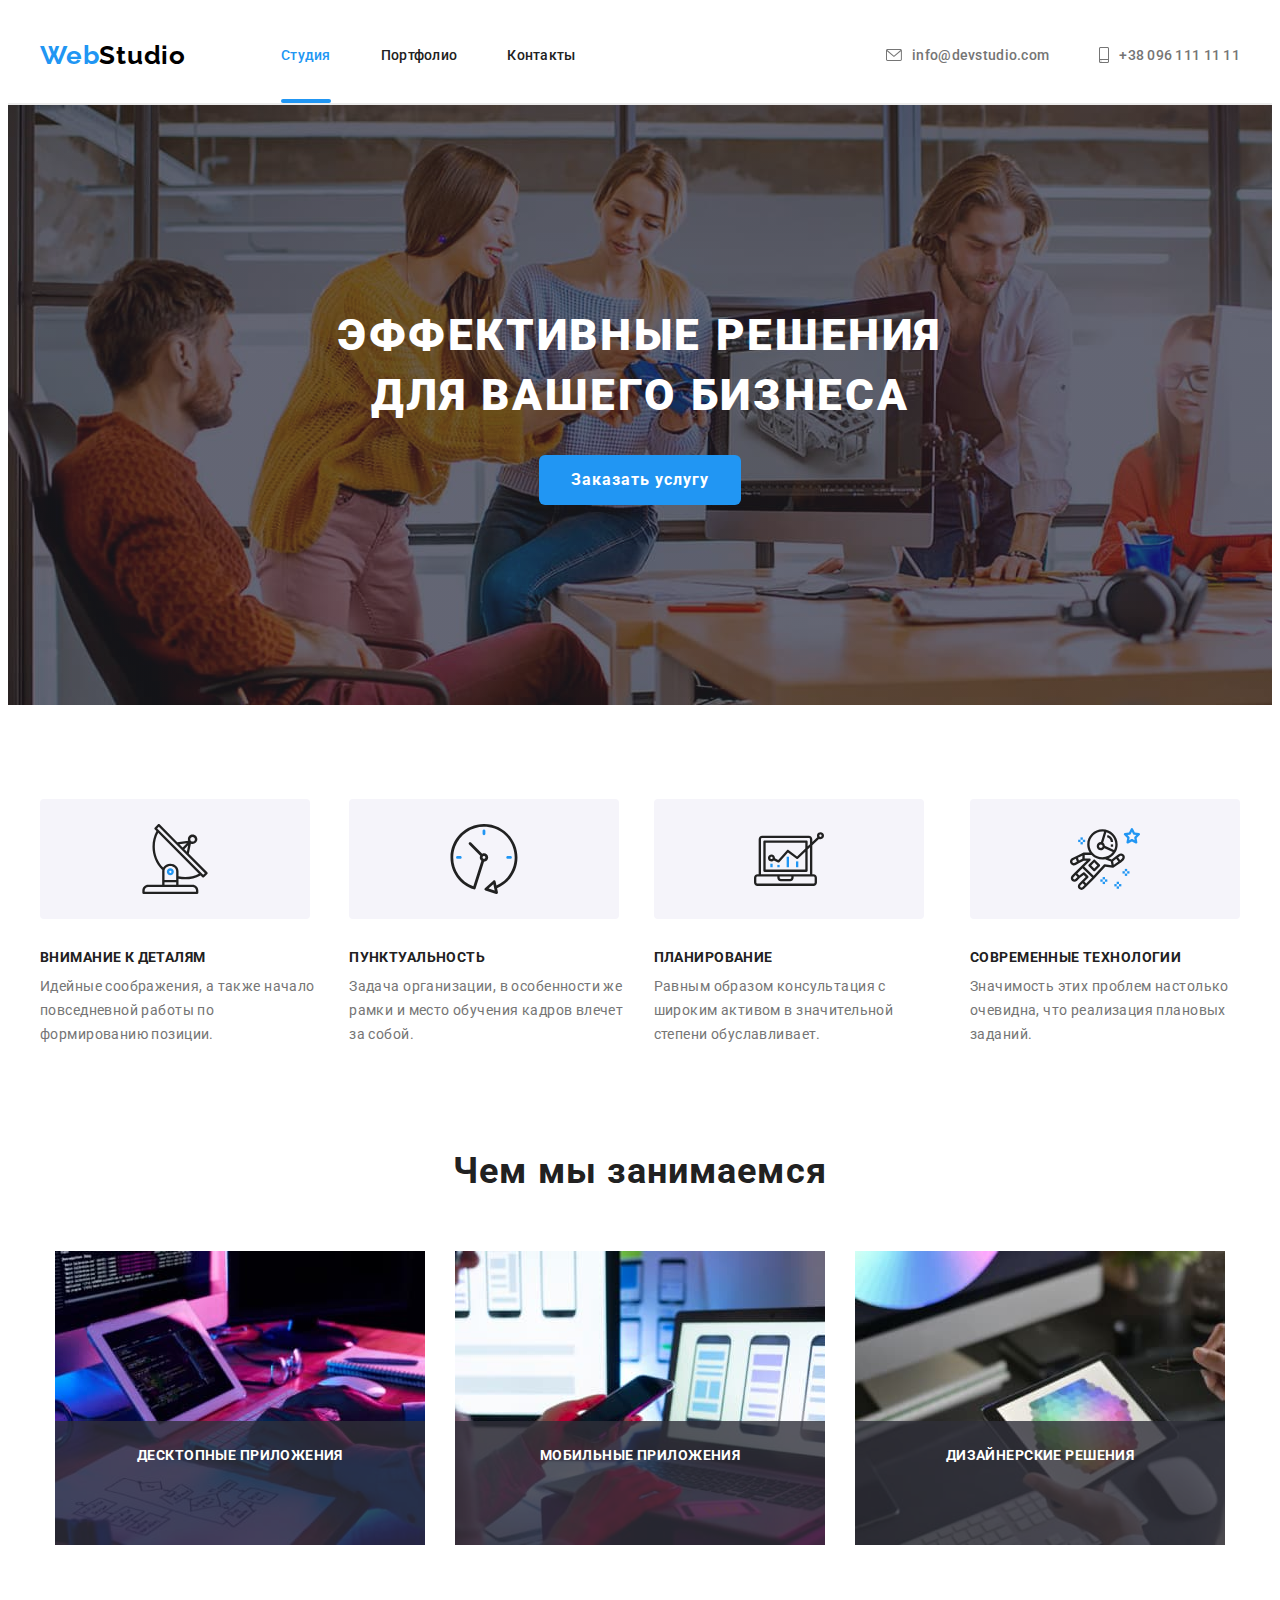
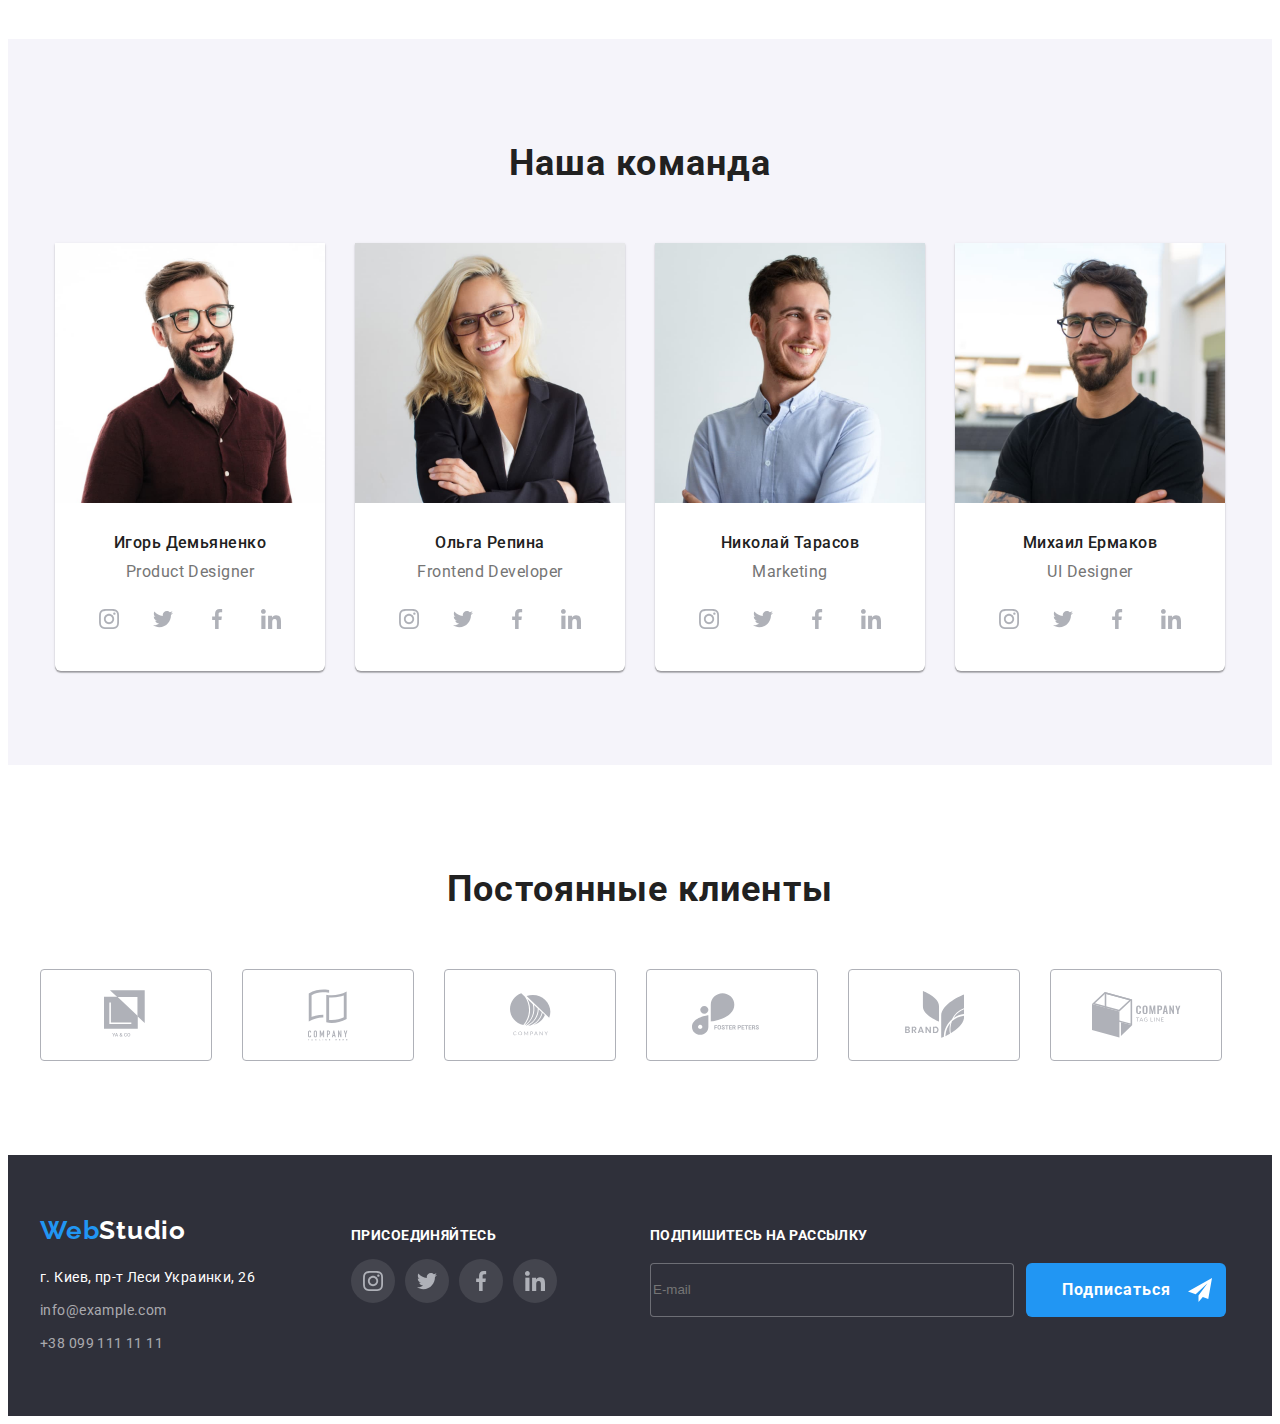
<file: index.html>
<!DOCTYPE html>
<html lang="ru">
<head>
    <meta charset="UTF-8">
    <meta name="viewport" content="width=device-width, initial-scale=1.0">
    <link rel="stylesheet" href="https://cdnjs.cloudflare.com/ajax/libs/modern-normalize/1.0.0/modern-normalize.min.css" integrity="sha512-ISS7cAi1PEhQ8jnbJpJZMd29NlhNj4AWYyLOSp2CE/CsHxTCu+r+t0D2yoJudVrd0/8fTVPUVDzY5Tvli75u/g==" crossorigin="anonymous" />
    <link rel="stylesheet" href="./css/styles.css">
    <link rel="preconnect" href="https://fonts.gstatic.com">
    <link href="https://fonts.googleapis.com/css2?family=Raleway:wght@700&family=Roboto:ital,wght@0,400;0,500;0,700;1,900&display=swap" rel="stylesheet">
    <title lang="en">Web studio</title>
</head>
<body>
    <!-- Шапка сайта -->
        <header class="header-section">
           <div class="header container"> <nav class="navigation"> 
            <a href="./" aria-label="логотип сайта" class="logo-link"><span lang="en" class="logo-text">Web</span><span lang="en" class="">Studio</span></a>
            <ul class="nav-list">
                <li class="nav-list-item"><a href="" class="nav-link"><span class="current">Студия</span></a></li>
                <li class="nav-list-item"><a href="./portfolio.html" class="nav-link"><span>Портфолио</span></a></li>
                <li class="nav-list-item"><a href="" class="nav-link"><span>Контакты</span></a></li>
             </ul>                            
    </nav>
    <ul class="nav-list adress">  
        <li class="nav-list-item"><a href="mailto:info@devstudio.com" lang="en" class="nav-tel"><svg class="nav-list-icon" width="16" height="12"><use href="./images/sprite.svg#icon-envelope">
            </use></svg>
            <span>info@devstudio.com</span></a></li>
        <li class="nav-list-item"><a href="tel:+380961111111" class="nav-tel">
            <svg class="nav-list-icon" width="10" height="16"><use href="./images/sprite.svg#icon-smartphone">
        </use></svg><span class="telephone">+38 096 111 11 11</span></a></li>
    </ul></div>
        </header>  
    <!-- Главная секция -->
    <main>
        <!-- Герой -->
        <section class="hero">
            <h1 class="hero-title">Эффективные решения для вашего бизнеса</h1>
            <button type="button" class="hero-button" data-modal-open>Заказать услугу</button>
        </section>
        <!-- Преимущества -->
        <section class="advanteges container">
            <h2 class="section-title visually-hidden" lang="en">Advanteges</h2>
            <ul class="advanteges-list">
                <li class="advanteges-list-item">
                    <div class="advanteges-list-item-pic"><svg width="70px" height="70px">
                        <use href="./images/sprite.svg#icon-antenna"></use>
                    </svg> </div>
                    <h3 class="advanteges-title">Внимание к деталям</h3>
                    <p class="advanteges-text">Идейные соображения, а также начало повседневной работы по формированию позиции.</p>
                </li>
                <li class="advanteges-list-item">
                    <div class="advanteges-list-item-pic"><svg width="70px" height="70px">
                        <use href="./images/sprite.svg#icon-clock"></use>
                    </svg> </div>
                    <h3 class="advanteges-title">Пунктуальность</h3>
                    <p class="advanteges-text">Задача организации, в особенности же рамки и место обучения кадров влечет за собой.</p>
                </li>
                <li class="advanteges-list-item">
                    <div class="advanteges-list-item-pic"><svg width="70px" height="70px">
                        <use href="./images/sprite.svg#icon-diagram"></use>
                    </svg> </div>
                    <h3 class="advanteges-title">Планирование</h3>
                    <p class="advanteges-text">Равным образом консультация с широким активом в значительной степени обуславливает.</p>
                </li>
                <li class="advanteges-list-item">
                    <div class="advanteges-list-item-pic"><svg width="70px" height="70px">
                        <use href="./images/sprite.svg#icon-astronaut"></use>
                    </svg> </div>
                    <h3 class="advanteges-title">Современные технологии</h3>
                    <p class="advanteges-text">Значимость этих проблем настолько очевидна, что реализация плановых заданий.</p>
                </li>
            </ul>
        </section>
        <!-- what we do -->
        <section class="whatwedo container">
            <h2 class="section-title">Чем мы занимаемся</h2>
            <ul class="whatwedo-list">
                <li class="whatwedo-list-item"><img src="./images/whatwedo/whatwedo1.jpg" alt="разработчик за работой" width="370" height="294">
              <div  class="whatwedo-item-text-wraper"><p class="whatwedo-item-text">ДЕСКТОПНЫЕ ПРИЛОЖЕНИЯ</p></div> 
                </li>
                <li class="whatwedo-list-item"><img src="./images/whatwedo/whatwedo2.jpg" alt="разработчик за работой" width="370" height="294">
                <div class="whatwedo-item-text-wraper">
                    <p class="whatwedo-item-text">МОБИЛЬНЫЕ ПРИЛОЖЕНИЯ</p>
                </div>
                </li>
                <li class="whatwedo-list-item"><img src="./images/whatwedo/whatwedo3.jpg" alt="разработчик за работой" width="370" height="294">
                <div class="whatwedo-item-text-wraper">
                    <p class="whatwedo-item-text">ДИЗАЙНЕРСКИЕ РЕШЕНИЯ</p>
                </div>
                </li>
            </ul>
            </section>
        <!-- our team -->
             <section class="ourteam-section">
                 <div class="ourteam container">
                    <h2 class="section-title">Наша команда</h2>
                    <ul class="ourteam-list">    
                        <li class="ourteam-list-item">
                            <img src="./images/ourteam/ourteam1.jpg" alt="член команды" width="270" height="260" >
                                <h3 class="ourteam-member-name">Игорь Демьяненко</h3>
                                <p class="ourteam-member-position" lang="en">Product Designer</p>
                                <ul class="ourteam-member-social-links-list">
    <li class="social-list-item">
        <a class="social-link" href="">
            <svg class="social-link-icon">
                <use href="./images/sprite.svg#icon-instagram"></use>
            </svg>
        </a>
    </li>
    <li class="social-list-item">
        <a class="social-link" href="">
            <svg class="social-link-icon">
                <use href="./images/sprite.svg#icon-twitter"></use>
            </svg>
        </a>
    </li> <li class="social-list-item">
        <a class="social-link" href="">
            <svg class="social-link-icon">
                <use href="./images/sprite.svg#icon-facebook"></use>
            </svg>
        </a>
    </li> <li class="social-list-item">
        <a class="social-link" href="">
            <svg class="social-link-icon">
                <use href="./images/sprite.svg#icon-linkedin"></use>
            </svg>
        </a>
    </li>
                                </ul>
                            </li>
                        <li class="ourteam-list-item">
                            <img src="./images/ourteam/ourteam2.jpg" alt="член команды" width="270" height="260">
                            <h3 class="ourteam-member-name">Ольга Репина</h3>
                            <p class="ourteam-member-position" lang="en">Frontend Developer</p>
                            <ul class="ourteam-member-social-links-list">
                                <li class="social-list-item">
                                    <a class="social-link" href="">
                                        <svg class="social-link-icon">
                                            <use href="./images/sprite.svg#icon-instagram"></use>
                                        </svg>
                                    </a>
                                </li>
                                <li class="social-list-item">
                                    <a class="social-link" href="">
                                        <svg class="social-link-icon">
                                            <use href="./images/sprite.svg#icon-twitter"></use>
                                        </svg>
                                    </a>
                                </li> <li class="social-list-item">
                                    <a class="social-link" href="">
                                        <svg class="social-link-icon">
                                            <use href="./images/sprite.svg#icon-facebook"></use>
                                        </svg>
                                    </a>
                                </li> <li class="social-list-item">
                                    <a class="social-link" href="">
                                        <svg class="social-link-icon">
                                            <use href="./images/sprite.svg#icon-linkedin"></use>
                                        </svg>
                                    </a>
                                </li>
                                                            </ul>
                        </li>
                        <li class="ourteam-list-item">
                            <img src="./images/ourteam/ourteam3.jpg" alt="член команды" width="270" height="260">
                            <h3 class="ourteam-member-name">Николай Тарасов</h3>
                            <p class="ourteam-member-position" lang="en">Marketing</p>
                            <ul class="ourteam-member-social-links-list">
                                <li class="social-list-item">
                                    <a class="social-link" href="">
                                        <svg class="social-link-icon">
                                            <use href="./images/sprite.svg#icon-instagram"></use>
                                        </svg>
                                    </a>
                                </li>
                                <li class="social-list-item">
                                    <a class="social-link" href="">
                                        <svg class="social-link-icon">
                                            <use href="./images/sprite.svg#icon-twitter"></use>
                                        </svg>
                                    </a>
                                </li> <li class="social-list-item">
                                    <a class="social-link" href="">
                                        <svg class="social-link-icon">
                                            <use href="./images/sprite.svg#icon-facebook"></use>
                                        </svg>
                                    </a>
                                </li> <li class="social-list-item">
                                    <a class="social-link" href="">
                                        <svg class="social-link-icon">
                                            <use href="./images/sprite.svg#icon-linkedin"></use>
                                        </svg>
                                    </a>
                                </li>
                                                            </ul>
                        </li>
                        <li class="ourteam-list-item">
                            <img src="./images/ourteam/ourteam4.jpg" alt="член команды" width="270" height="260">
                            <h3 class="ourteam-member-name">Михаил Ермаков</h3>
                            <p class="ourteam-member-position" lang="en">UI Designer</p>
                            <ul class="ourteam-member-social-links-list">
                                <li class="social-list-item">
                                    <a class="social-link" href="">
                                        <svg class="social-link-icon">
                                            <use href="./images/sprite.svg#icon-instagram"></use>
                                        </svg>
                                    </a>
                                </li>
                                <li class="social-list-item">
                                    <a class="social-link" href="">
                                        <svg class="social-link-icon">
                                            <use href="./images/sprite.svg#icon-twitter"></use>
                                        </svg>
                                    </a>
                                </li> <li class="social-list-item">
                                    <a class="social-link" href="">
                                        <svg class="social-link-icon">
                                            <use href="./images/sprite.svg#icon-facebook"></use>
                                        </svg>
                                    </a>
                                </li> <li class="social-list-item">
                                    <a class="social-link" href="">
                                        <svg class="social-link-icon">
                                            <use href="./images/sprite.svg#icon-linkedin"></use>
                                        </svg>
                                    </a>
                                </li>
                                                            </ul>
                        </li>
                    </ul>
                 </div>
        </section>
        <!--our partners -->
        <section class="partners">
            <div class="partners-section container">
                <h2 class="section-title">Постоянные клиенты</h2>
                <ul class="partners-list">
                    <li class="partners-list-item">
                        <a href="" class="partners-box"><svg class="partners-logo" width="45" height="50">
                            <use href="./images/sprite.svg#icon-logo-1">
                            </use></svg></a>
                    </li>
                    <li class="partners-list-item">
                        <a href="" class="partners-box"><svg class="partners-logo" width="40" height="52">
                                <use href="./images/sprite.svg#icon-logo-2">
                                </use>
                            </svg></a>
                    </li>
                    <li class="partners-list-item">
                        <a href="" class="partners-box"><svg class="partners-logo" width="41" height="43">
                                <use href="./images/sprite.svg#icon-logo-3">
                                </use>
                            </svg></a>
                    </li>
                    <li class="partners-list-item">
                        <a href="" class="partners-box"><svg class="partners-logo" width="80" height="43">
                                <use href="./images/sprite.svg#icon-logo-4">
                                </use>
                            </svg></a>
                    </li>
                    <li class="partners-list-item">
                        <a href="" class="partners-box"><svg class="partners-logo" width="59" height="47">
                                <use href="./images/sprite.svg#icon-logo-5">
                                </use>
                            </svg></a>
                    </li>
                    <li class="partners-list-item">
                        <a href="" class="partners-box"><svg class="partners-logo" width="89" height="46">
                                <use href="./images/sprite.svg#icon-logo-6">
                                </use>
                            </svg></a>
                    </li>
                    
                </ul>

            </div>

        </section>
    </main>
    <footer class="footer">
        <div class="container">
           <div class="footer-adress">
                <a href="./" aria-label="логотип сайта" class="logo-link"><span lang="en" class="logo-text">Web</span><span lang="en"
                        class="text-dark-theme">Studio</span></a>
                <address class="contacts-list">
                    <ul >
                        <li class="contacts-list-item"><a class="adress-link" href="https://goo.gl/maps/L1ehJg4MQSeb4s4E7"
                                target="_blank" rel="noreferrer noopener">г. Киев, пр-т Леси Украинки, 26</a></li>
                        <li class="contacts-list-item"><a class="mail-link" href="mailto:info@example.com">info@example.com</a></li>
                        <li class="contacts-list-item"><a class="tel-link" href="tel:+380991111111">+38 099 111 11 11</a></li>
                    </ul>
                </address>
           </div>
<div class="join-block">
<h3 class="join-title">Присоединяйтесь</h3>
<ul class="ourteam-member-social-links-list">
    <li class="social-list-item">
        <a class="social-link" href="">
            <svg class="social-link-icon">
                <use href="./images/sprite.svg#icon-instagram"></use>
            </svg>
        </a>
    </li>
    <li class="social-list-item">
        <a class="social-link" href="">
            <svg class="social-link-icon">
                <use href="./images/sprite.svg#icon-twitter"></use>
            </svg>
        </a>
    </li>
    <li class="social-list-item">
        <a class="social-link" href="">
            <svg class="social-link-icon">
                <use href="./images/sprite.svg#icon-facebook"></use>
            </svg>
        </a>
    </li>
    <li class="social-list-item">
        <a class="social-link" href="">
            <svg class="social-link-icon">
                <use href="./images/sprite.svg#icon-linkedin"></use>
            </svg>
        </a>
    </li>
</ul>
</div>
    <form action="#" class="sub-form">
        <p class="sub-form-text">Подпишитесь на рассылку</p>
       <span class="sub-form-wrapper">
            <input name="mail" type="text" class="sub-form-mail-input" placeholder="E-mail">
            <button type="submit" class="sub-form-btn">Подписаться
                <svg width="24px" height="24px">
                    <use href="./images/sprite.svg#icon-send"></use>
                </svg>
            </button>
       </span>
    </form>
        </div>
    </footer>

<div class="backdrop is-hidden" data-modal>
    <div class="modal">
<button type="button" class="close-btn" data-modal-close><svg width="18px" height="18px" >
    <use href="./images/sprite.svg#icon-close"></use>
</svg></button>
<p class="form-main-text">Оставьте свои данные, мы вам перезвоним</p>
<form action="#" class="modal-form">
<label class="modal-form-field">Имя
    <span class="modal-form-input-wrapper"><input type="text" name="user-name" class="modal-form-input">
    <svg class="modal-input-icon" width="18px" height="18px">
        <use href="./images/sprite.svg#icon-name-modal"></use>
    </svg></span>
</label>
<label class="modal-form-field">Телефон
   <span class="modal-form-input-wrapper"><input type="tel" name="user-phone" class="modal-form-input">
<svg class="modal-input-icon" width="18px" height="18px">
    <use href="./images/sprite.svg#icon-phone-modal"></use>
</svg></span>
</label>
<label class="modal-form-field">Почта
    <span class="modal-form-input-wrapper"><input type="text" name="user-name" class="modal-form-input">
        <svg class="modal-input-icon" width="18px" height="18px">
            <use href="./images/sprite.svg#icon-mail-modal"></use>
        </svg></span>
</label>

<label class="modal-form-field">Комментарий
    <textarea class="modal-form-message" name="user-message" placeholder="Введите текст"></textarea>
<input id="user-policy" type="checkbox" name="user-policy" value="accept-policy" class="modal-form-policy visually-hidden">
<label for="user-policy" class="modal-form-policy-text">Соглашаюсь с рассылкой и принимаю <a href="#" class="policy-link">Условия договора</a></label>
<button type="submit" class="modal-form-btn">Отправить</button>
</form>
    </div>
</div>
<script src="./js/modal.js"></script>
</body>
</html>
</file>
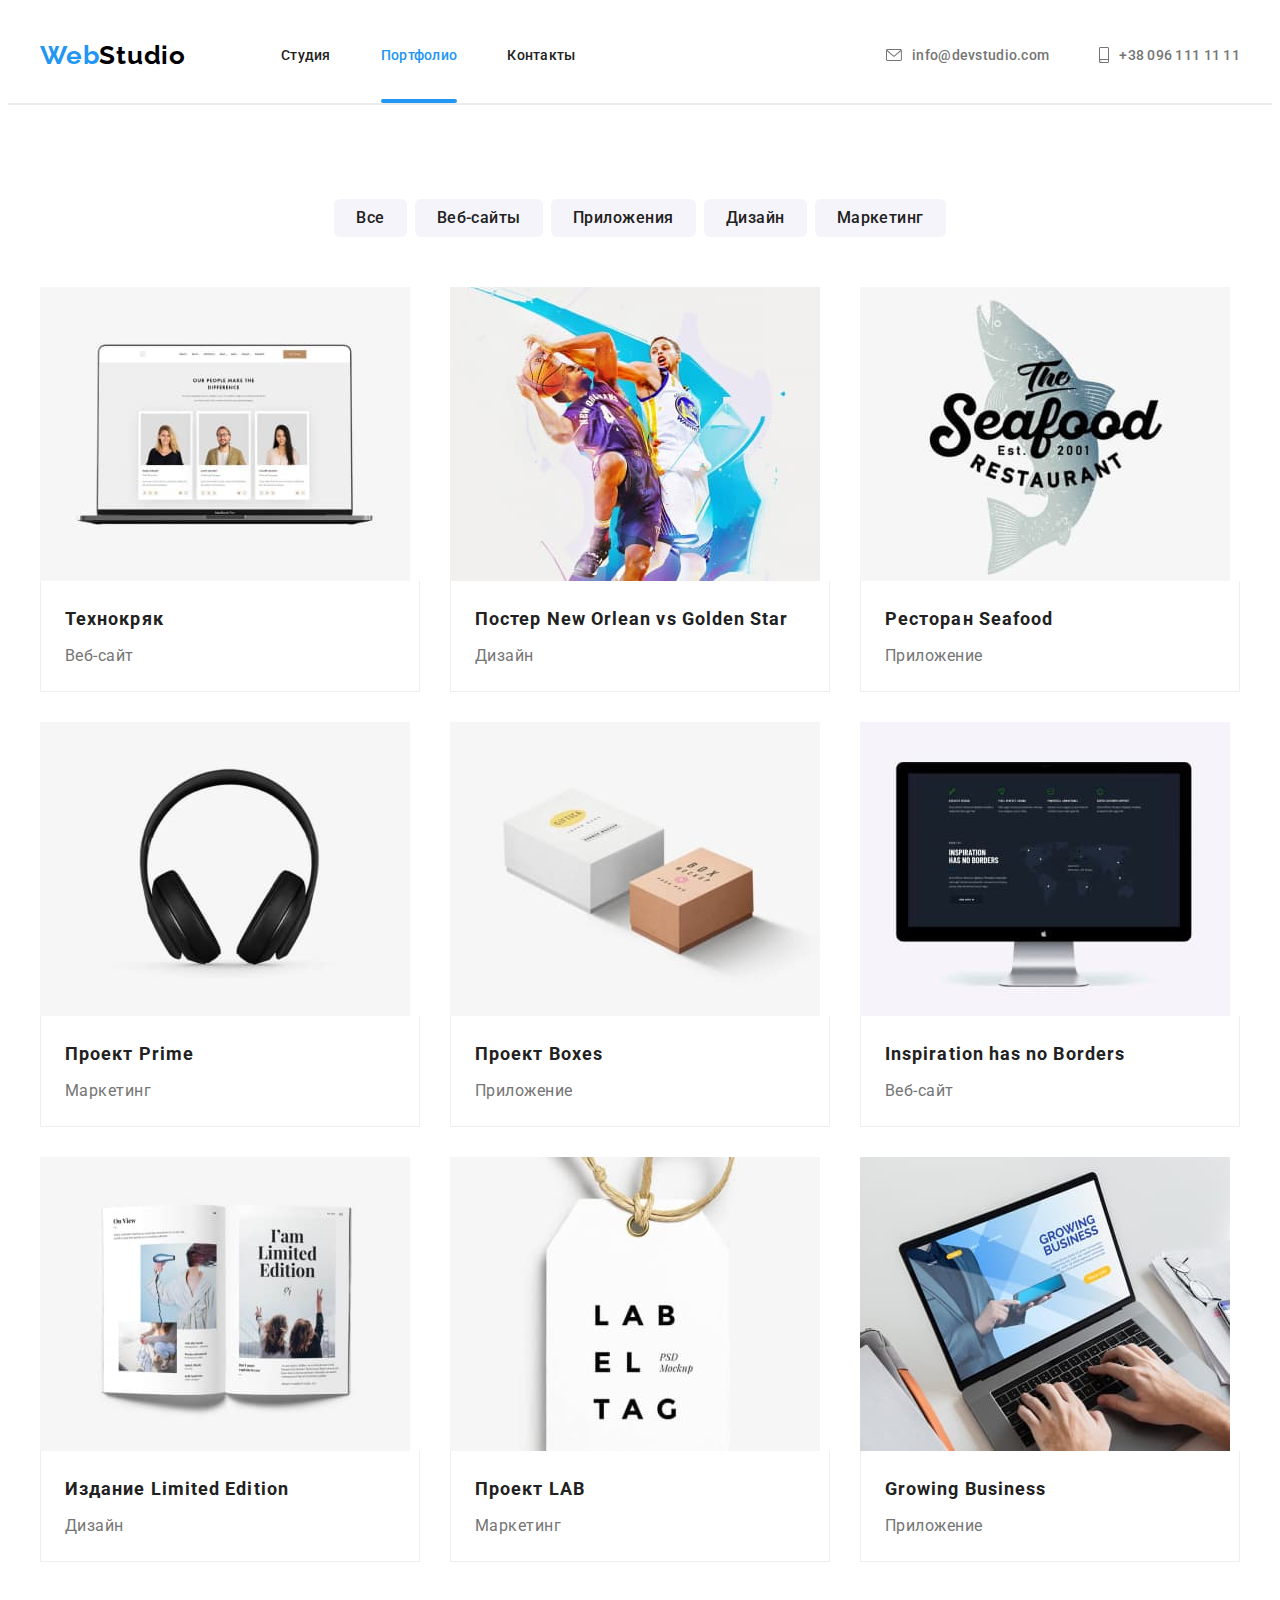
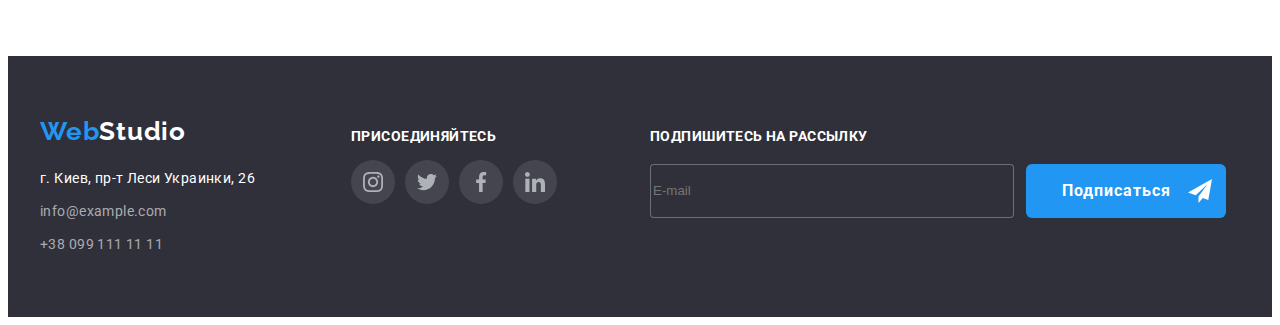
<file: portfolio.html>
<!DOCTYPE html>
<html lang="ru">
<head>
    <meta charset="UTF-8">
    <meta name="viewport" content="width=device-width, initial-scale=1.0">
    <link rel="stylesheet" href="https://cdnjs.cloudflare.com/ajax/libs/modern-normalize/1.0.0/modern-normalize.min.css" integrity="sha512-ISS7cAi1PEhQ8jnbJpJZMd29NlhNj4AWYyLOSp2CE/CsHxTCu+r+t0D2yoJudVrd0/8fTVPUVDzY5Tvli75u/g==" crossorigin="anonymous" />
    <link rel="stylesheet" href="./css/styles.css">
    <link rel="preconnect" href="https://fonts.gstatic.com">
    <link href="https://fonts.googleapis.com/css2?family=Raleway:wght@700&family=Roboto:ital,wght@0,400;0,500;0,700;1,900&display=swap" rel="stylesheet">
    <title lang="en">Portfolio</title>
</head>
<body>
    <!-- Шапка сайта -->
        <header class="header-section">
           <div class="header container">
            <nav class="navigation"> 
                <a href="./index.html" aria-label="логотип сайта" class="logo-link"><span lang="en" class="logo-text">Web</span><span lang="en" class="">Studio</span></a>
                <ul class="nav-list">
                    <li class="nav-list-item"><a href="./index.html" class="nav-link"><span>Студия</span></a></li>
                    <li class="nav-list-item"><a href="./portfolio.html" class="nav-link"><span class="current">Портфолио</span></a></li>
                    <li class="nav-list-item"><a href="" class="nav-link"><span>Контакты</span></a></li>
                 </ul>                            
        </nav>
        <ul class="nav-list adress">  
            <li class="nav-list-item"><a href="mailto:info@devstudio.com" lang="en" class="nav-tel"><svg class="nav-list-icon" width="16" height="12"><use href="./images/sprite.svg#icon-envelope">
                </use></svg>
                <span>info@devstudio.com</span></a></li>
            <li class="nav-list-item"><a href="tel:+380961111111" class="nav-tel"><svg class="nav-list-icon" width="10" height="16"><use href="./images/sprite.svg#icon-smartphone">
            </use></svg><span class="telephone">+38 096 111 11 11</span></a></li>
        </ul>
           </div>
        </header>  
    <!-- Главная секция -->
   <main>
    <section class="portfolio">
        <div class="portfolio container">
            
        <ul class="buttons-list">
            <li class="buttons-list-item"><button type="button" class="list-button">Все</button></li>
            <li class="buttons-list-item"><button type="button" class="list-button">Веб-сайты</button></li>
            <li class="buttons-list-item"><button type="button" class="list-button">Приложения</button></li>
            <li class="buttons-list-item"><button type="button" class="list-button">Дизайн</button></li>
            <li class="buttons-list-item"><button type="button" class="list-button">Маркетинг</button></li>
        </ul>
        <ul class="portfolio-cardlist">
            <li class="portfolio-card">
                <a href="#" class="portfolio-card-link">
                    <div class="portfolio-img">
                        <img  src="./images/portfoliocards/portfoliocard1.jpg" alt="Пример работы" width="370">
                        <div class="portfolio-overlay">
                            <p class="overlay-text">Технокряк это современная площадка распространения коронавируса. Компании используют эту
                                платформу для цифрового
                                шпионажа и атак на защищённые сервера конкурентов.</p>
                        </div>
                    </div>
                    <div class="portfolio-card-text">
                    <h3 class="portfolio-card-title">
                        Технокряк
                    </h3>
                    <p class="portfolio-card-category">Веб-сайт</p>
                   </div>
                </a>
        </li>
            <li class="portfolio-card">
                <a href="#" class="portfolio-card-link">
                    <div class="portfolio-img">
                        <img src="./images/portfoliocards/portfoliocard2.jpg" alt="Пример работы" width="370">
                        <div class="portfolio-overlay">
                            <p class="overlay-text">Технокряк это современная площадка распространения коронавируса. Компании используют эту
                                платформу для цифрового
                                шпионажа и атак на защищённые сервера конкурентов.</p>
                        </div></div>
                    <div class="portfolio-card-text">
                    <h3 class="portfolio-card-title">
                        Постер <span lang="en">New Orlean vs Golden Star</span> 
                    </h3>
                    <p class="portfolio-card-category">Дизайн</p>
                   </div>
                </a>
        </li>
            <li class="portfolio-card">
               <a href="#" class="portfolio-card-link">
                <div class="portfolio-img">
                    <img src="./images/portfoliocards/portfoliocard3.jpg" alt="Пример работы" width="370">
                    <div class="portfolio-overlay">
                        <p class="overlay-text">Технокряк это современная площадка распространения коронавируса. Компании используют эту
                            платформу для цифрового
                            шпионажа и атак на защищённые сервера конкурентов.</p>
                    </div></div>
                <div class="portfolio-card-text">
                    <h3 class="portfolio-card-title">
                        Ресторан <span lang="en">Seafood</span>
                    </h3>
                    <p class="portfolio-card-category">Приложение</p>
                </div>
               </a>
        </li>
            <li class="portfolio-card">
               <a href="#" class="portfolio-card-link">
                <div class="portfolio-img">
                    <img src="./images/portfoliocards/portfoliocard4.jpg" alt="Пример работы" width="370">
                    <div class="portfolio-overlay">
                        <p class="overlay-text">Технокряк это современная площадка распространения коронавируса. Компании используют эту
                            платформу для цифрового
                            шпионажа и атак на защищённые сервера конкурентов.</p>
                    </div></div>
               <div class="portfolio-card-text">
                <h3 class="portfolio-card-title">
                    Проект <span lang="en">Prime</span>
                </h3>
                <p class="portfolio-card-category">Маркетинг</p>
               </div>
               </a>
        </li>
            <li class="portfolio-card">
               <a href="#" class="portfolio-card-link">
                <div class="portfolio-img">
                    <img src="./images/portfoliocards/portfoliocard5.jpg" alt="Пример работы" width="370">
                    <div class="portfolio-overlay">
                        <p class="overlay-text">Технокряк это современная площадка распространения коронавируса. Компании используют эту
                            платформу для цифрового
                            шпионажа и атак на защищённые сервера конкурентов.</p>
                    </div></div>
               <div class="portfolio-card-text">
                <h3 class="portfolio-card-title">
                    Проект <span lang="en">Boxes</span>
                </h3>
                <p class="portfolio-card-category">Приложение</p>
               </div>
               </a>
        </li>
            <li class="portfolio-card">
               <a href="#" class="portfolio-card-link">
                <div class="portfolio-img">
                    <img src="./images/portfoliocards/portfoliocard6.jpg" alt="Пример работы" width="370">
                    <div class="portfolio-overlay">
                        <p class="overlay-text">Технокряк это современная площадка распространения коронавируса. Компании используют эту
                            платформу для цифрового
                            шпионажа и атак на защищённые сервера конкурентов.</p>
                    </div></div>
               <div class="portfolio-card-text">
                <h3 class="portfolio-card-title">
                    <span lang="en">Inspiration has no Borders</span>
                </h3>
                <p class="portfolio-card-category">Веб-сайт</p>
               </div>
               </a>
        </li>
            <li class="portfolio-card">
                <a href="#" class="portfolio-card-link">
                    <div class="portfolio-img">
                        <img src="./images/portfoliocards/portfoliocard7.jpg" alt="Пример работы" width="370">
                        <div class="portfolio-overlay">
                            <p class="overlay-text">Технокряк это современная площадка распространения коронавируса. Компании используют эту
                                платформу для цифрового
                                шпионажа и атак на защищённые сервера конкурентов.</p>
                        </div></div>
           <div class="portfolio-card-text">
            <h3 class="portfolio-card-title">
                Издание <span lang="en">Limited Edition</span>
            </h3>
            <p class="portfolio-card-category">Дизайн</p>
           </div>
                </a>
        </li>
            <li class="portfolio-card">
                <a href="#" class="portfolio-card-link">
                <div class="portfolio-img">
                    <img src="./images/portfoliocards/portfoliocard8.jpg" alt="Пример работы" width="370">
                    <div class="portfolio-overlay">
                        <p class="overlay-text">Технокряк это современная площадка распространения коронавируса. Компании используют эту
                            платформу для цифрового
                            шпионажа и атак на защищённые сервера конкурентов.</p>
                    </div></div>
            <div class="portfolio-card-text">
                <h3 class="portfolio-card-title">
                    Проект <span lang="en">LAB</span>
                </h3>
                <p class="portfolio-card-category">Маркетинг</p>
            </div>
                </a>
        </li>
            <li class="portfolio-card">
               <a href="#" class="portfolio-card-link">
                <div class="portfolio-img">
                    <img src="./images/portfoliocards/portfoliocard9.jpg" alt="Пример работы" width="370">
                    <div class="portfolio-overlay">
                        <p class="overlay-text">Технокряк это современная площадка распространения коронавируса. Компании используют эту
                            платформу для цифрового
                            шпионажа и атак на защищённые сервера конкурентов.</p>
                    </div></div>
                <div class="portfolio-card-text">
                    <h3 class="portfolio-card-title">
                        <span lang="en">Growing Business</span>
                    </h3>
                    <p class="portfolio-card-category">Приложение</p>
                </div>
               </a>
        </li>
        </ul>
        </div>
    </section>
   </main>
    <footer class="footer">
<div class="container">
   <div class="footer-adress">
        <a href="./" aria-label="логотип сайта" class="logo-link"><span lang="en" class="logo-text">Web</span><span lang="en"
                class="text-dark-theme">Studio</span></a>
        <address class="contacts-list">
            <ul >
                <li class="contacts-list-item"><a class="adress-link" href="https://goo.gl/maps/L1ehJg4MQSeb4s4E7"
                        target="_blank" rel="noreferrer noopener">г. Киев, пр-т Леси Украинки, 26</a></li>
                <li class="contacts-list-item"><a class="mail-link" href="mailto:info@example.com">info@example.com</a></li>
                <li class="contacts-list-item"><a class="tel-link" href="tel:+380991111111">+38 099 111 11 11</a></li>
            </ul>
        </address>
   </div>
<div class="join-block">
    <h3 class="join-title">Присоединяйтесь</h3>
    <ul class="ourteam-member-social-links-list">
        <li class="social-list-item">
            <a class="social-link" href="">
                <svg class="social-link-icon">
                    <use href="./images/sprite.svg#icon-instagram"></use>
                </svg>
            </a>
        </li>
        <li class="social-list-item">
            <a class="social-link" href="">
                <svg class="social-link-icon">
                    <use href="./images/sprite.svg#icon-twitter"></use>
                </svg>
            </a>
        </li>
        <li class="social-list-item">
            <a class="social-link" href="">
                <svg class="social-link-icon">
                    <use href="./images/sprite.svg#icon-facebook"></use>
                </svg>
            </a>
        </li>
        <li class="social-list-item">
            <a class="social-link" href="">
                <svg class="social-link-icon">
                    <use href="./images/sprite.svg#icon-linkedin"></use>
                </svg>
            </a>
        </li>
    </ul>
</div>
<form action="#" class="sub-form">
    <p class="sub-form-text">Подпишитесь на рассылку</p>
    <span class="sub-form-wrapper">
        <input name="mail" type="text" class="sub-form-mail-input" placeholder="E-mail">
        <button type="submit" class="sub-form-btn">Подписаться
            <svg width="24px" height="24px">
                <use href="./images/sprite.svg#icon-send"></use>
            </svg>
        </button>
    </span>
</form>
</div>
    </footer>
</body>
</html>
</file>
<file: css/styles.css>
/*============================PROPETIES FOR ALL PAGES================*/

:root {
  --accent-color: #2196f3;
}
body {
  text-decoration-color: black;
}
h1,
h2,
h3,
h4,
h5,
h6 {
  margin: 0;
}
p {
  padding: 0;
  margin: 0;
}
a {
  text-decoration: none;
  color: black;
}
ul,
ol {
  margin: 0;
  padding: 0;
  list-style: none;
}
img {
  display: block;
}
.visually-hidden {
  position: absolute;
  width: 1px;
  height: 1px;
  margin: -1px;
  padding: 0;
  overflow: hidden;
  border: 0;
  clip: rect(0 0 0 0);
}
/*================================HEADER SECTION==================*/
.adress {
  margin-left: auto;
}
.logo-link {
  font-family: Raleway;
  font-weight: bold;
  font-size: 26px;
  line-height: 1.192;
  letter-spacing: 0.03em;
  margin-right: 95px;
}
.container {
  width: 1200px;
  margin: 0 auto;
  padding-right: 15px;
  padding-left: 15px;
}

.header,
.navigation,
.nav-list {
  display: flex;
  align-items: center;
}
.nav-list-item {
  position: relative;
}
.nav-list-item:not(:last-child) {
  margin-right: 50px;
}
.header-section {
  border-bottom: 2px solid #ececec;
}
.header {
  padding-top: 32px;
  padding-bottom: 32px;
}
.nav-list.adress {
  flex-basis: content;
  margin-left: auto;
}
.nav-list-item .nav-tel {
  display: flex;
  width: max-content;
  height: max-content;
  align-items: center;
}
.current,
.logo-text,
.nav-link:focus,
.nav-link:hover,
.nav-tel:focus,
.nav-tel:hover {
  color: var(--accent-color);
}
.nav-link {
  display: block;
}
.nav-link .current::after {
  position: absolute;
  bottom: -1px;
  display: block;
  content: "";
  background-color: var(--accent-color);
  width: 100%;
  height: 4px;
  transform: translateY(39px);
  border-radius: 2px;
}
.nav-list-icon {
  fill: #757575;
  margin-right: 10px;
  transition: fill 250ms cubic-bezier(0.4, 0, 0.2, 1);
}
.nav-tel:focus .nav-list-icon,
.nav-tel:hover .nav-list-icon {
  fill: var(--accent-color);
}

.nav-link {
  font-family: Roboto;
  font-weight: 500;
  font-size: 14px;
  line-height: 1.143;
  letter-spacing: 0.02em;
  color: #212121;
  transition: color 250ms cubic-bezier(0.4, 0, 0.2, 1);
}

.nav-tel {
  font-family: Roboto;
  font-weight: 500;
  font-size: 14px;
  line-height: 1.143x;
  letter-spacing: 0.02em;
  color: #757575;
  transition: color 250ms cubic-bezier(0.4, 0, 0.2, 1);
}
/*================================HEADER SECTION END==================*/

/*=============HERO SECTION========*/
.hero {
  background-color: #2f303a;
  display: flex;
  flex-direction: column;
  padding-top: 200px;
  padding-bottom: 200px;
  align-content: center;
  align-items: center;
  max-height: 600px;
  max-width: 1600px;
  margin: 0 auto;
  background-image: linear-gradient(
      rgba(47, 48, 58, 0.4),
      rgba(47, 48, 58, 0.4)
    ),
    url(../images/herobg.jpg);
  background-repeat: no-repeat;
  background-size: cover;
}

.hero-title {
  font-family: Roboto;
  font-weight: 900;
  font-size: 44px;
  line-height: 1.364;
  text-align: center;
  letter-spacing: 0.06em;
  text-transform: uppercase;
  color: #ffffff;
  max-width: 696px;
  margin-bottom: 30px;
}

.hero-button {
  background-color: var(--accent-color);
  font-family: Roboto;
  font-style: normal;
  font-weight: bold;
  font-size: 16px;
  line-height: 1.875;
  align-items: center;
  text-align: center;
  letter-spacing: 0.06em;
  color: #ffffff;
  border: none;
  border-radius: 6px;
  padding-top: 10px;
  padding-bottom: 10px;
  padding-left: 32px;
  padding-right: 32px;
  min-width: 200px;
  cursor: pointer;
}
/*=============END HERO SECTION========*/

/*=============ADVANTEGES SECTION========*/
.advanteges.container {
  padding-top: 94px;
}
.advanteges-list {
  display: flex;
}
.advanteges-list-item-pic {
  display: flex;
  align-items: center;
  justify-content: center;
  width: 270px;
  height: 120px;
  background-color: #f5f4fa;
  margin-bottom: 30px;
  border-radius: 4px;
}
.advanteges-list-item:not(:last-child) {
  margin-right: 30px;
}
.advanteges-title {
  font-family: Roboto;
  font-weight: bold;
  font-size: 14px;
  line-height: 1.143;
  letter-spacing: 0.03em;
  text-transform: uppercase;
  color: #212121;
  margin-bottom: 10px;
}

.advanteges-text {
  font-family: Roboto;
  font-size: 14px;
  line-height: 1.714;
  letter-spacing: 0.03em;
  color: #757575;
}
/*=============END ADVANTEGES SECTION========*/

/*=============WHATWEDO SECTION========*/
.whatwedo.container {
  padding-top: 94px;
  padding-bottom: 94px;
}
.section-title {
  font-family: Roboto;
  font-weight: bold;
  font-size: 36px;
  line-height: 1.667;
  text-align: center;
  letter-spacing: 0.03em;
  color: #212121;
  margin-bottom: 50px;
}
.whatwedo-list {
  display: flex;
  align-items: center;
  justify-content: center;
}
.whatwedo-list-item {
  position: relative;
}
.whatwedo-list-item:not(:last-child) {
  margin-right: 30px;
}
.whatwedo-item-text-wraper {
  display: block;
  position: absolute;
  width: 100%;
  height: 70px;
  transform: translateY(-100%);
  background-color: rgba(47, 48, 58, 0.8);
  padding-top: 27px;
  padding-bottom: 27px;
}

.whatwedo-item-text {
  font-family: Roboto;
  font-style: normal;
  font-weight: bold;
  font-size: 14px;
  line-height: 1.14;
  text-align: center;
  letter-spacing: 0.03em;
  text-transform: uppercase;
  color: #ffffff;
}
/*============= END WHATWEDO SECTION========*/

/*=============OURTEAM SECTION========*/
.ourteam-section {
  background-color: #f5f4fa;
  padding-top: 94px;
  padding-bottom: 94px;
}
.ourteam .container {
  display: flex;
}
.ourteam-list {
  display: flex;
  align-items: center;
  justify-content: center;
}
.ourteam-list-item {
  display: block;
  background-color: #ffffff;
  border-bottom-left-radius: 6px;
  border-bottom-right-radius: 6px;
  padding-bottom: 30px;
  box-shadow: 0px 1px 3px rgba(0, 0, 0, 0.12), 0px 1px 1px rgba(0, 0, 0, 0.14),
    0px 2px 1px rgba(0, 0, 0, 0.2);
}

.ourteam-list-item:not(:last-child) {
  margin-right: 30px;
}

.ourteam-member-name {
  font-family: Roboto;
  font-weight: 500;
  font-size: 16px;
  line-height: 1.188;
  text-align: center;
  letter-spacing: 0.03em;
  color: #212121;
  margin-top: 30px;
  margin-bottom: 10px;
}

.ourteam-member-position {
  font-family: Roboto;
  font-weight: normal;
  font-size: 16px;
  line-height: 1.188;
  text-align: center;
  letter-spacing: 0.03em;
  color: #757575;
}
.ourteam-member-social-links-list {
  display: flex;
  justify-content: center;
  margin-top: 16px;
}
.social-list-item {
  width: max-content;
  height: max-content;
}
.social-link {
  display: flex;
  justify-content: center;
  align-items: center;
  width: 44px;
  height: 44px;
  border-radius: 50%;
  transition: color 250ms cubic-bezier(0.4, 0, 0.2, 1);
  transition: background-color 250ms cubic-bezier(0.4, 0, 0.2, 1);
}
.social-link-icon {
  transition: fill 250ms cubic-bezier(0.4, 0, 0.2, 1);
}
.social-link:hover,
.social-link:focus {
  background-color: var(--accent-color);
}
.social-link:hover .social-link-icon,
.social-link:focus .social-link-icon {
  fill: #ffffff;
}
.social-list-item:not(:last-child) {
  margin-right: 10px;
}
.social-link-icon {
  width: 20px;
  height: 20px;
  fill: #afb1b8;
}
/*============= END OURTEAM SECTION========*/

/*============= PARTNERS SECTION========*/
.partners {
  padding-top: 94px;
  padding-bottom: 94px;
}
.partners-list {
  display: flex;
}
.partners-box {
  display: flex;
  justify-content: center;
  align-items: center;
  width: 170px;
  height: 90px;
  border: 1px solid #afb1b8;
  border-radius: 4px;
  transition: color 250ms cubic-bezier(0.4, 0, 0.2, 1);
  transition: border 250ms cubic-bezier(0.4, 0, 0.2, 1);
}
.partners-box:hover,
.partners-box:focus {
  border: 1px solid #2196f3;
}
.partners-box:hover .partners-logo,
.partners-box:focus .partners-logo {
  fill: #2196f3;
}
.partners-list-item:not(:last-child) {
  margin-right: 30px;
}
.partners-logo {
  fill: #afb1b8;
  transition: fill 250ms cubic-bezier(0.4, 0, 0.2, 1);
}

/*============= PARTNERS SECTION ENDS========*/

/*=============FOOTER========*/
.footer {
  background-color: #2f303a;
  padding-top: 60px;
  padding-bottom: 60px;
}
.footer .container {
  display: flex;
  max-height: 252px;
}
.footer .contacts-list {
  margin-top: 20px;
}
.footer-adress {
  width: max-content;
  height: max-content;
}

.contacts-list-item:not(:last-child) {
  margin-bottom: 9px;
}

.text-dark-theme {
  color: #ffffff;
}

.adress-link {
  font-family: Roboto;
  font-weight: normal;
  font-style: normal;
  font-size: 14px;
  line-height: 1.714;
  letter-spacing: 0.03em;
  color: #ffffff;
}

.mail-link {
  font-family: Roboto;
  font-weight: normal;
  font-style: normal;
  font-size: 14px;
  line-height: 1.714;
  letter-spacing: 0.03em;
  color: rgba(255, 255, 255, 0.6);
}

.tel-link {
  font-family: Roboto;
  font-weight: normal;
  font-style: normal;
  font-size: 14px;
  line-height: 1.714;
  letter-spacing: 0.03em;
  color: rgba(255, 255, 255, 0.6);
}
.join-title {
  font-family: Roboto;
  font-style: normal;
  font-weight: bold;
  text-align: left;
  font-size: 14px;
  line-height: 1.143;
  letter-spacing: 0.03em;
  text-transform: uppercase;
  color: #ffffff;
}
.join-block {
  margin-top: 12px;
  margin-left: 70px;
}
.footer .social-link {
  background-color: rgba(255, 255, 255, 0.1);
}

.footer .social-link:hover,
.footer .social-link:focus {
  background-color: var(--accent-color);
}
.sub-form {
  margin-top: 12px;
  margin-left: 93px;
}
.sub-form-text {
  font-family: Roboto;
  font-style: normal;
  font-weight: bold;
  font-size: 14px;
  line-height: 1.143;
  letter-spacing: 0.03em;
  text-transform: uppercase;
  color: #ffffff;
  margin-bottom: 20px;
}
.sub-form-mail-input {
  width: 358px;
  height: 50px;
  border: 1px solid rgba(255, 255, 255, 0.3);
  border-radius: 4px;
  background-color: #2f303a;
  margin-right: 12px;
  color: rgba(255, 255, 255, 0.3);
}
.sub-form-mail-input:focus {
  outline: none;
}
.sub-form-wrapper {
  display: flex;
}
.sub-form-btn {
  display: flex;
  justify-content: space-around;
  background-color: var(--accent-color);
  width: 200px;
  font-family: Roboto;
  font-style: normal;
  font-weight: bold;
  font-size: 16px;
  line-height: 1.875;
  align-items: center;
  text-align: center;
  letter-spacing: 0.06em;
  color: #ffffff;
  border: none;
  border-radius: 6px;
  padding-top: 10px;
  padding-bottom: 10px;
  padding-left: 28px;
  cursor: pointer;
}

/*============= BACKDROP========*/
.backdrop {
  position: fixed;
  left: 0px;
  top: 0px;
  width: 100%;
  height: 100%;
  background-color: rgba(0, 0, 0, 0.1);
  transition: all 500ms linear;
}
.modal {
  position: absolute;
  top: 50%;
  left: 50%;
  transform: translate(-50%, -50%);
  width: 528px;
  min-height: 581px;
  padding: 40px;
  background-color: #fff;
}
.close-btn {
  display: flex;
  /*align-items: center;*/
  justify-content: center;
  position: absolute;
  padding: 6px;
  top: 8px;
  right: 8px;
  width: 30px;
  height: 30px;
  background-color: #fff;
  border: 1px solid rgba(0, 0, 0, 0.1);
  border-radius: 50%;
  cursor: pointer;
  fill: #000;
}
.close-btn:hover {
  fill: var(--accent-color);
}
.is-hidden {
  opacity: 0;
  visibility: hidden;
  pointer-events: none;
}
.form-main-text {
  font-family: Roboto;
  font-style: normal;
  font-weight: bold;
  font-size: 20px;
  line-height: 1.15;
  text-align: center;
  letter-spacing: 0.03em;
  color: #212121;
  margin-bottom: 12px;
}
.modal-form {
  display: flex;
  flex-direction: column;
}
.modal-form-field {
  margin-bottom: 10px;
  font-family: Roboto;
  font-style: normal;
  font-weight: normal;
  font-size: 12px;
  line-height: 1.166;
  letter-spacing: 0.01em;
  color: #757575;
}
.modal-form-field:last-child {
  margin-bottom: 0px;
}

.modal-form-input {
  width: 100%;
  height: 40px;
  border: 1px solid rgba(33, 33, 33, 0.2);
  border-radius: 4px;
  padding-left: 42px;
  transition: border-color 250ms cubic-bezier(0.4, 0, 0.2, 1);
  cursor: pointer;
}
.modal-form-input:focus {
  outline: none;
  border-color: var(--accent-color);
}
.modal-form-input-wrapper {
  position: relative;
  display: block;
  margin-top: 4px;
}

.modal-input-icon {
  position: absolute;
  left: 12px;
  top: 50%;
  transform: translateY(-50%);
  transition: 250ms cubic-bezier(0.4, 0, 0.2, 1);
}
.modal-form-input:focus + .modal-input-icon {
  fill: var(--accent-color);
}
.modal-form-message {
  width: 100%;
  height: 120px;
  border: 1px solid rgba(33, 33, 33, 0.2);
  border-radius: 4px;
  padding-top: 12px;
  padding-bottom: 12px;
  padding-left: 16px;
  padding-right: 16px;
  margin-top: 4px;
  margin-bottom: 20px;
  resize: none;
  transition: border-color 250ms cubic-bezier(0.4, 0, 0.2, 1);
  cursor: pointer;
}
.modal-form-message:focus {
  outline-offset: 0px;
  outline: none;
  border-color: var(--accent-color);
}
.modal-form-policy:checked + .modal-form-policy-text::before {
  background-image: url("../images/icon-check.svg");
  background-size: cover;
  background-repeat: no-repeat;
  border: none;
}
.modal-form-policy-text::before {
  content: "";
  display: inline-block;
  width: 16px;
  height: 15px;
  border: 1px solid #000;
  margin-right: 7px;
}
.modal-form-policy-text {
  display: flex;
  align-items: center;
  justify-content: center;
  font-family: Roboto;
  font-style: normal;
  font-weight: normal;
  font-size: 14px;
  line-height: 1.714;
  letter-spacing: 0.03em;
  color: #757575;
}
.policy-link {
  text-decoration-line: underline;
  color: var(--accent-color);
}
.modal-form-btn {
  display: block;
  background-color: var(--accent-color);
  font-family: Roboto;
  font-style: normal;
  font-weight: bold;
  font-size: 16px;
  line-height: 1.875;
  align-items: center;
  text-align: center;
  letter-spacing: 0.06em;
  color: #ffffff;
  border: none;
  border-radius: 6px;
  padding-top: 10px;
  padding-bottom: 10px;
  padding-left: 32px;
  padding-right: 32px;
  min-width: 200px;
  cursor: pointer;
  margin: 0 auto;
  margin-top: 30px;
  margin-bottom: 0px;
}

/*============= END BACKDROP========*/

/*=======================================PORTFOLIO==========================*/
.portfolio.container {
  padding-top: 94px;
  padding-bottom: 94px;
}
.buttons-list {
  display: flex;
  align-items: center;
  justify-content: center;
  margin-bottom: 50px;
}
.buttons-list-item:not(:last-child) {
  margin-right: 8px;
}
.portfolio-cardlist {
  display: flex;
  flex-wrap: wrap;
  margin-left: -30px;
  margin-top: -30px;
}
.portfolio-card {
  margin-left: 30px;
  margin-top: 30px;
  flex-basis: calc(100% / 3 - 30px);
}
.portfolio-card-link:focus,
.portfolio-card-link:hover {
  display: block;
  box-shadow: 0px 1px 1px rgba(0, 0, 0, 0.12), 0px 4px 4px rgba(0, 0, 0, 0.06),
    1px 4px 6px rgba(0, 0, 0, 0.16);
}
.portfolio-card-text {
  display: block;
  padding-top: 20px;
  padding-bottom: 20px;
  padding-right: 24px;
  padding-left: 24px;
  border-left: 1px solid #eeeeee;
  border-right: 1px solid #eeeeee;
  border-bottom: 1px solid #eeeeee;
}
.portfolio-img {
  position: relative;
  display: block;
  overflow: hidden;
}
.portfolio-overlay {
  position: absolute;
  display: inline-block;
  width: 100%;
  height: 100%;
  background-color: rgba(33, 150, 243, 0.9);
  padding-top: 63px;
  padding-bottom: 63px;
  padding-right: 24px;
  padding-left: 24px;
  transition: transform 250ms ease;
}
.portfolio-card-link:focus .portfolio-overlay,
.portfolio-card-link:hover .portfolio-overlay {
  transform: translateY(-100%);
}
.overlay-text {
  font-family: Roboto;
  font-style: normal;
  font-weight: normal;
  font-size: 18px;
  line-height: 1.555;
  letter-spacing: 0.03em;
  color: #ffffff;
}

.list-button {
  background: #f5f4fa;
  font-family: Roboto;
  font-style: normal;
  font-weight: 500;
  font-size: 16px;
  line-height: 1.625;
  text-align: center;
  letter-spacing: 0.03em;
  color: #212121;
  border: none;
  padding-left: 22px;
  padding-right: 22px;
  padding-top: 6px;
  padding-bottom: 6px;
  border-radius: 6px;
  transition: all 250ms cubic-bezier(0.4, 0, 0.2, 1);
}
.list-button:hover,
.list-button:focus {
  background: var(--accent-color);
  color: white;
  cursor: pointer;
  box-shadow: 0px 2px 2px 0px rgba(0, 0, 0, 0.12),
    0px 1px 2px 0px rgba(0, 0, 0, 0.08), 0px 3px 1px 0px rgba(0, 0, 0, 0.1);
}

.portfolio-card-title {
  font-family: Roboto;
  font-style: normal;
  font-weight: bold;
  font-size: 18px;
  line-height: 2;
  letter-spacing: 0.06em;
  color: #212121;
  margin-bottom: 4px;
}

.portfolio-card-category {
  font-family: Roboto;
  font-style: normal;
  font-weight: normal;
  font-size: 16px;
  line-height: 1.875;
  letter-spacing: 0.03em;
  color: #757575;
}
</file>
